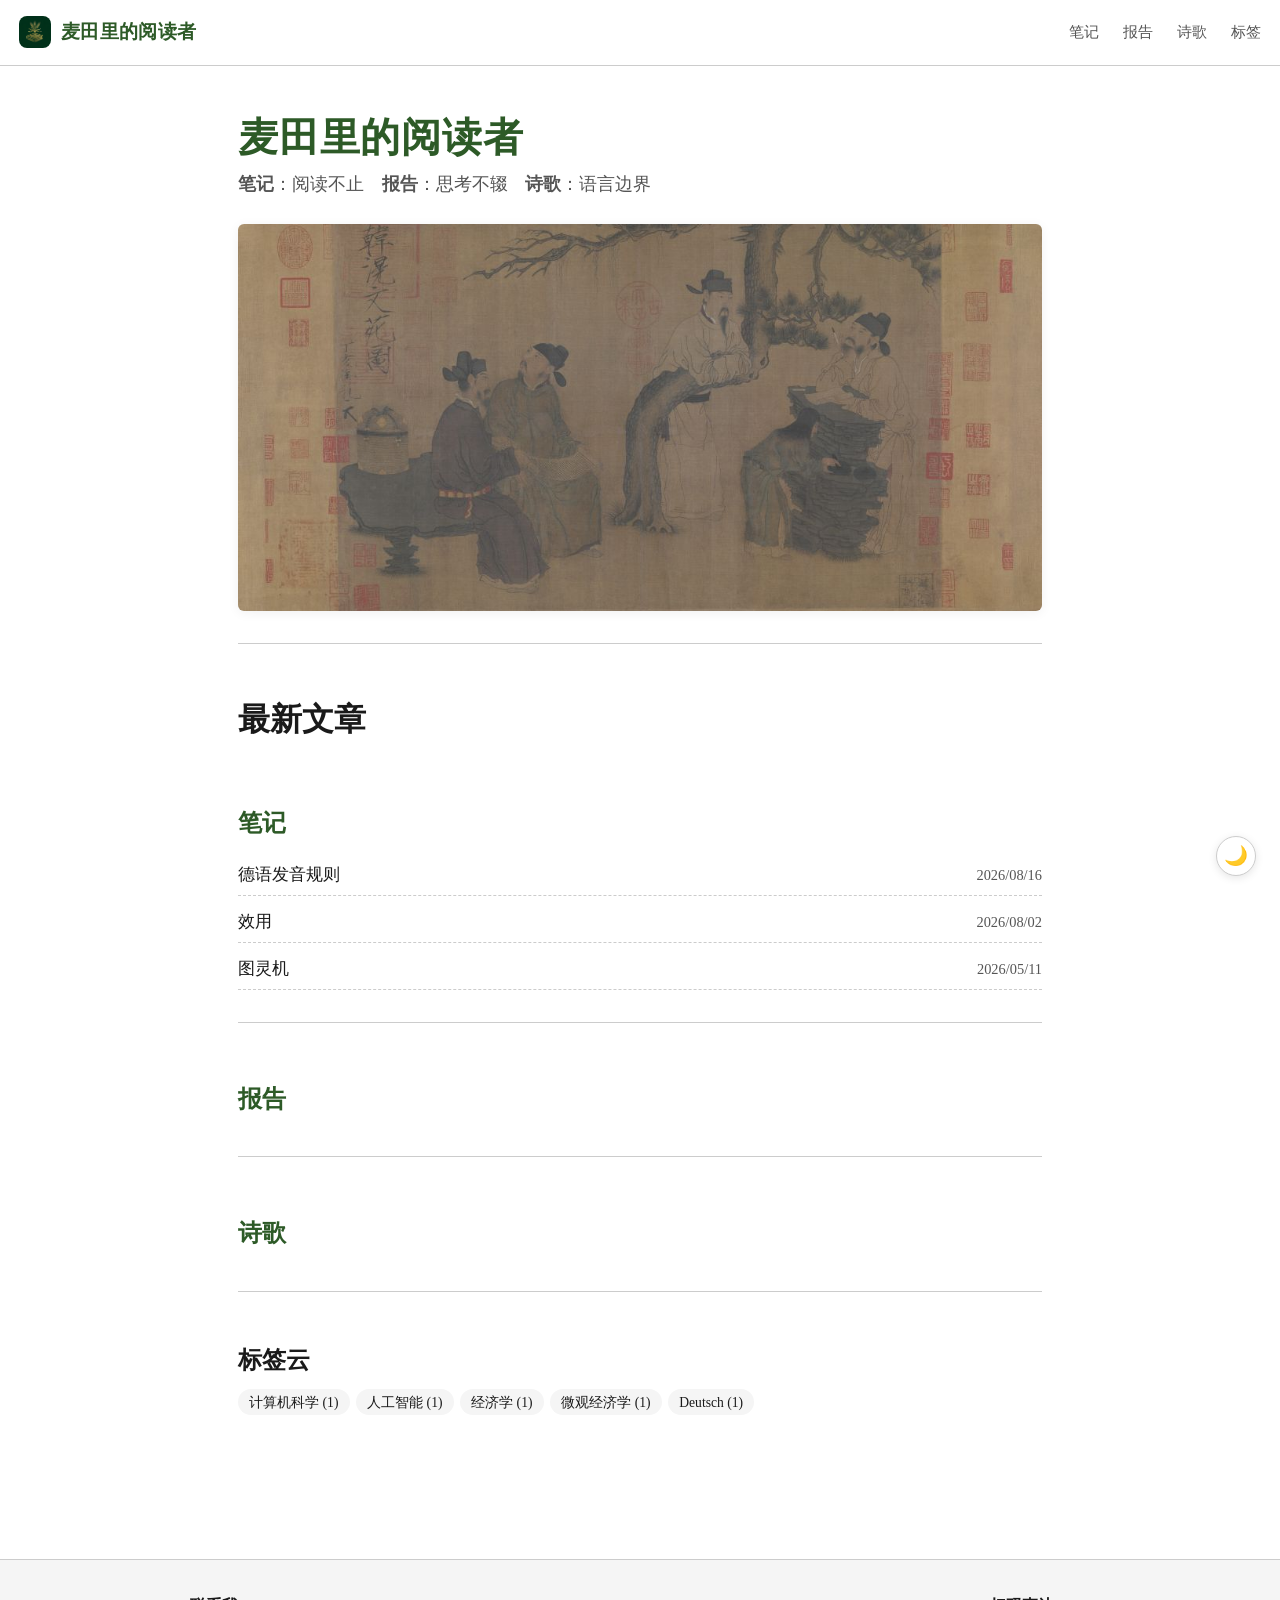
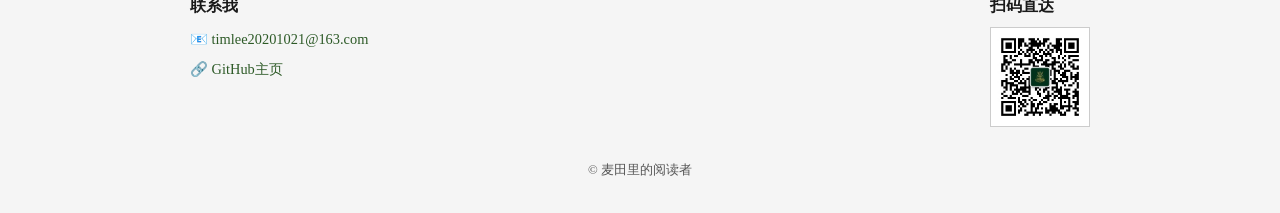
<file: index.html>
<!DOCTYPE html>
<html lang="zh-CN">

<head>
  <meta charset="UTF-8">
  <meta name="viewport" content="width=device-width, initial-scale=1.0">
  <title>麦田里的阅读者</title>
  <link rel="stylesheet" href="css/style.css">
</head>

<body>
  <nav class="nav">
    <div class="nav-left">
      <div class="nav-icon">
        <img src="images/icon.jpg" alt="站点图标">
      </div>
      <a href="index.html" class="nav-title">麦田里的阅读者</a>
    </div>
    <div class="nav-links">
      <a href="notes/index.html">笔记</a>
      <a href="reports/index.html">报告</a>
      <a href="poems/index.html">诗歌</a>
      <a href="tags.html">标签</a>
    </div>
  </nav>

  <main class="container">
    <section class="hero">
      <div class="hero-text">
        <h1>麦田里的阅读者</h1>
        <p><b>笔记</b>：阅读不止&emsp;<b>报告</b>：思考不辍&emsp;<b>诗歌</b>：语言边界</p>
      </div>
      <div class="hero-image-wrapper">
        <img src="images/hero.jpg" alt="精选图片" class="hero-image">
      </div>
    </section>

    <h1>最新文章</h1>
    <div id="latest-posts"></div>
    <h2 style="margin-top:3rem;">标签云</h2>
    <div id="tag-cloud"></div>
  </main>

  <footer class="site-footer">
    <div class="footer-content">
      <div class="footer-section">
        <h3>联系我</h3>
        <p>📧 <a href="mailto:timlee20201021@163.com">timlee20201021@163.com</a></p>
        <p>🔗 <a href="https://github.com/TimLeeYao" target="_blank">GitHub主页</a></p>
      </div>
      <div class="footer-section">
        <h3>扫码直达</h3>
        <img src="images/qrcode.jpg" alt="QR Code" class="qr-code">
      </div>
    </div>
    <p class="copyright">© 麦田里的阅读者</p>
  </footer>

  <script src="js/articles.js"></script>
  <script>
    (function () {
      const articles = window.BLOG_ARTICLES;
      // function capitalize(s) { return s.charAt(0).toUpperCase() + s.slice(1); }
      function formatDate(d) {
        if (!d) return '';
        return new Date(d).toLocaleDateString('zh-CN', { year: 'numeric', month: '2-digit', day: '2-digit' });
      }

      // const categories = ['notes', 'reports', 'poems'];
      // const latestHTML = categories.map(cat => {
      //   const posts = articles
      //     .filter(a => a.category === cat)
      //     .sort((a, b) => new Date(b.date) - new Date(a.date))
      //     .slice(0, 3);
      //   return `
      //     <section class="category-section">
      //       <h2 class="category-title"><a href="${cat}/index.html">${capitalize(cat)}</a></h2>
      //       <ul class="post-list">
      //         ${posts.map(p => `
      //           <li>
      //             <a href="${p.url}" class="post-link">
      //               <span class="post-title">${p.title}</span>
      //               <span class="post-date">${formatDate(p.date)}</span>
      //             </a>
      //           </li>`).join('')}
      //       </ul>
      //       ${articles.filter(a => a.category === cat).length > 3
      //       ? `<a href="${cat}/index.html" class="view-all">查看全部 →</a>` : ''}
      //     </section>`;
      // }).join('');
      const categories = [
        { key: '笔记', folder: 'notes' },
        { key: '报告', folder: 'reports' },
        { key: '诗歌', folder: 'poems' }
      ];

      const latestHTML = categories.map(({ key, folder }) => {
        const posts = articles
          .filter(a => a.category === key)
          .sort((a, b) => new Date(b.date) - new Date(a.date))
          .slice(0, 3);
        return `
    <section class="category-section">
      <h2 class="category-title"><a href="${folder}/index.html">${key}</a></h2>
      <ul class="post-list">
        ${posts.map(p => `
          <li>
            <a href="${p.url}" class="post-link">
              <span class="post-title">${p.title}</span>
              <span class="post-date">${formatDate(p.date)}</span>
            </a>
          </li>`).join('')}
      </ul>
      ${articles.filter(a => a.category === key).length > 3
            ? `<a href="${folder}/index.html" class="view-all">查看全部 →</a>` : ''}
    </section>`;
      }).join('');
      document.getElementById('latest-posts').innerHTML = latestHTML;

      const tagCount = {};
      articles.forEach(a => a.tags.forEach(t => tagCount[t] = (tagCount[t] || 0) + 1));
      const tagHTML = Object.entries(tagCount)
        .sort(([, a], [, b]) => b - a)
        .map(([tag, count]) =>
          `<a href="tags.html?tag=${encodeURIComponent(tag)}" class="tag-item">${tag} (${count})</a>`
        ).join('');
      document.getElementById('tag-cloud').innerHTML = `<div class="tags">${tagHTML}</div>`;
    })();
  </script>
  <script src="js/theme.js"></script>
</body>

</html>
</file>
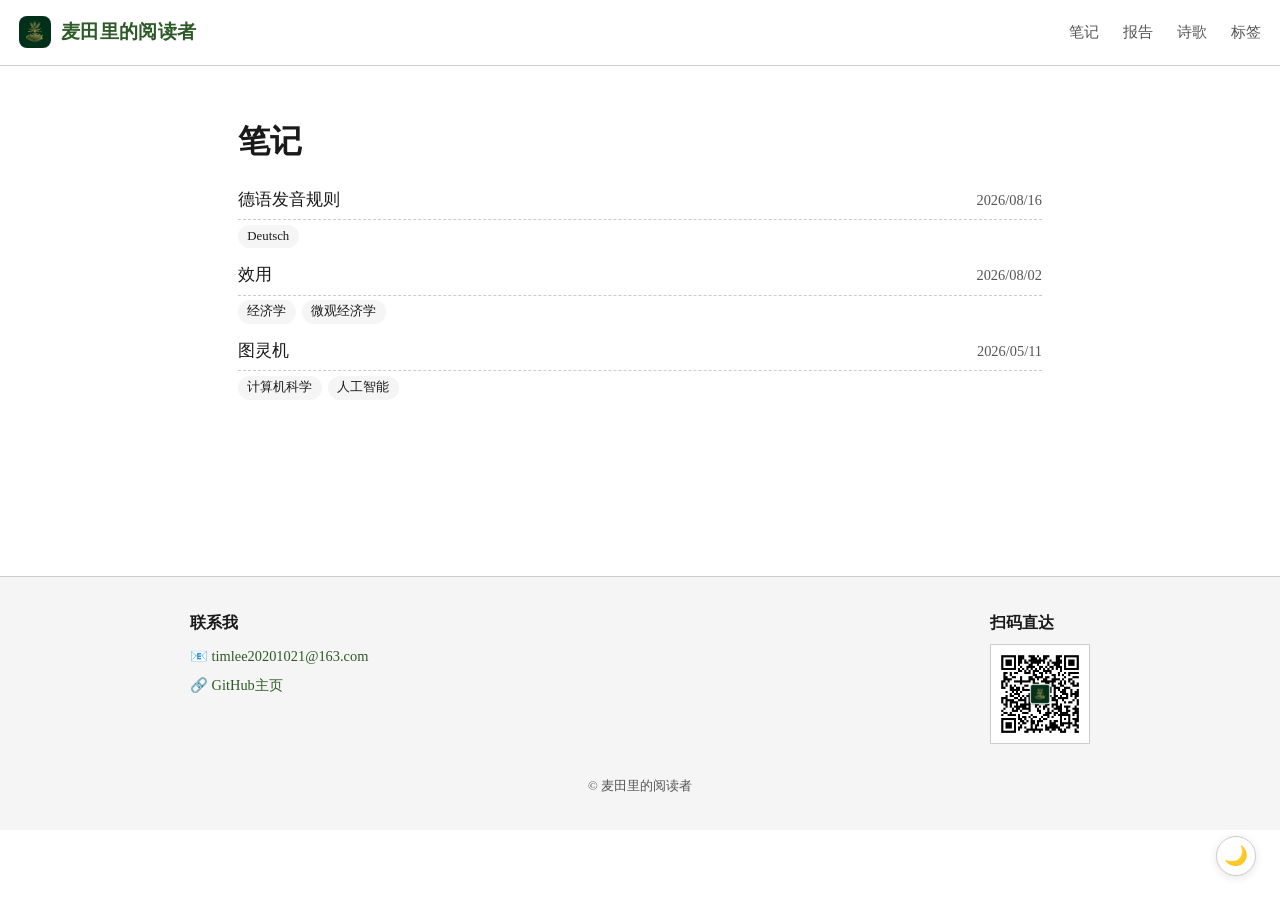
<file: notes/index.html>
<!DOCTYPE html>
<html lang="zh-CN">
<head>
  <meta charset="UTF-8">
  <meta name="viewport" content="width=device-width, initial-scale=1.0">
  <title>笔记 - 麦田里的阅读者</title>
  <link rel="stylesheet" href="../css/style.css">
</head>
<body>
  <nav class="nav">
    <div class="nav-left">
      <div class="nav-icon">
        <img src="../images/icon.jpg" alt="站点图标">
      </div>
      <a href="../index.html" class="nav-title">麦田里的阅读者</a>
    </div>
    <div class="nav-links">
      <a href="../notes/index.html">笔记</a>
      <a href="../reports/index.html">报告</a>
      <a href="../poems/index.html">诗歌</a>
      <a href="../tags.html">标签</a>
    </div>
  </nav>

  <main class="container">
    <h1>笔记</h1>
    <div id="post-list"></div>
    <div id="pagination" class="pagination"></div>
  </main>

  <footer class="site-footer">
    <div class="footer-content">
      <div class="footer-section">
        <h3>联系我</h3>
        <p>📧 <a href="mailto:timlee20201021@163.com">timlee20201021@163.com</a></p>
        <p>🔗 <a href="https://github.com/TimLeeYao" target="_blank">GitHub主页</a></p>
      </div>
      <div class="footer-section">
        <h3>扫码直达</h3>
        <img src="../images/qrcode.jpg" alt="QR Code" class="qr-code">
      </div>
    </div>
    <p class="copyright">© 麦田里的阅读者</p>
  </footer>

  <script src="../js/articles.js"></script>
  <script>
    (function() {
      const cat = '笔记';   // 对于 reports 改为 'reports'，poems 改为 'poems'
      document.title = '笔记 - 麦田里的阅读者';

      const articles = window.BLOG_ARTICLES
        .filter(a => a.category === cat)
        .sort((a, b) => new Date(b.date) - new Date(a.date));
      const perPage = 5;
      const params = new URLSearchParams(window.location.search);
      let page = parseInt(params.get('page')) || 1;
      const totalPages = Math.ceil(articles.length / perPage);
      if (page < 1) page = 1;
      if (page > totalPages) page = totalPages;
      const start = (page - 1) * perPage;
      const pagedArticles = articles.slice(start, start + perPage);

      document.getElementById('post-list').innerHTML = `
        <ul class="post-list">
          ${pagedArticles.map(p => `
            <li>
              <a href="../${p.url}" class="post-link">
                <span class="post-title">${p.title}</span>
                <span class="post-date">${formatDate(p.date)}</span>
              </a>
              <div class="article-tags">
                ${p.tags.map(t => `<a href="../tags.html?tag=${encodeURIComponent(t)}" class="tag-item small">${t}</a>`).join('')}
              </div>
            </li>`).join('')}
        </ul>`;

      if (totalPages > 1) {
        let pagHTML = '';
        for (let i = 1; i <= totalPages; i++) {
          if (i === page) {
            pagHTML += `<span class="current">${i}</span>`;
          } else {
            pagHTML += `<a href="?page=${i}">${i}</a>`;
          }
        }
        document.getElementById('pagination').innerHTML = pagHTML;
      }

      function formatDate(d) {
        if (!d) return '';
        return new Date(d).toLocaleDateString('zh-CN', { year:'numeric', month:'2-digit', day:'2-digit' });
      }
    })();
  </script>
  <script src="../js/theme.js"></script>
</body>
</html>
</file>
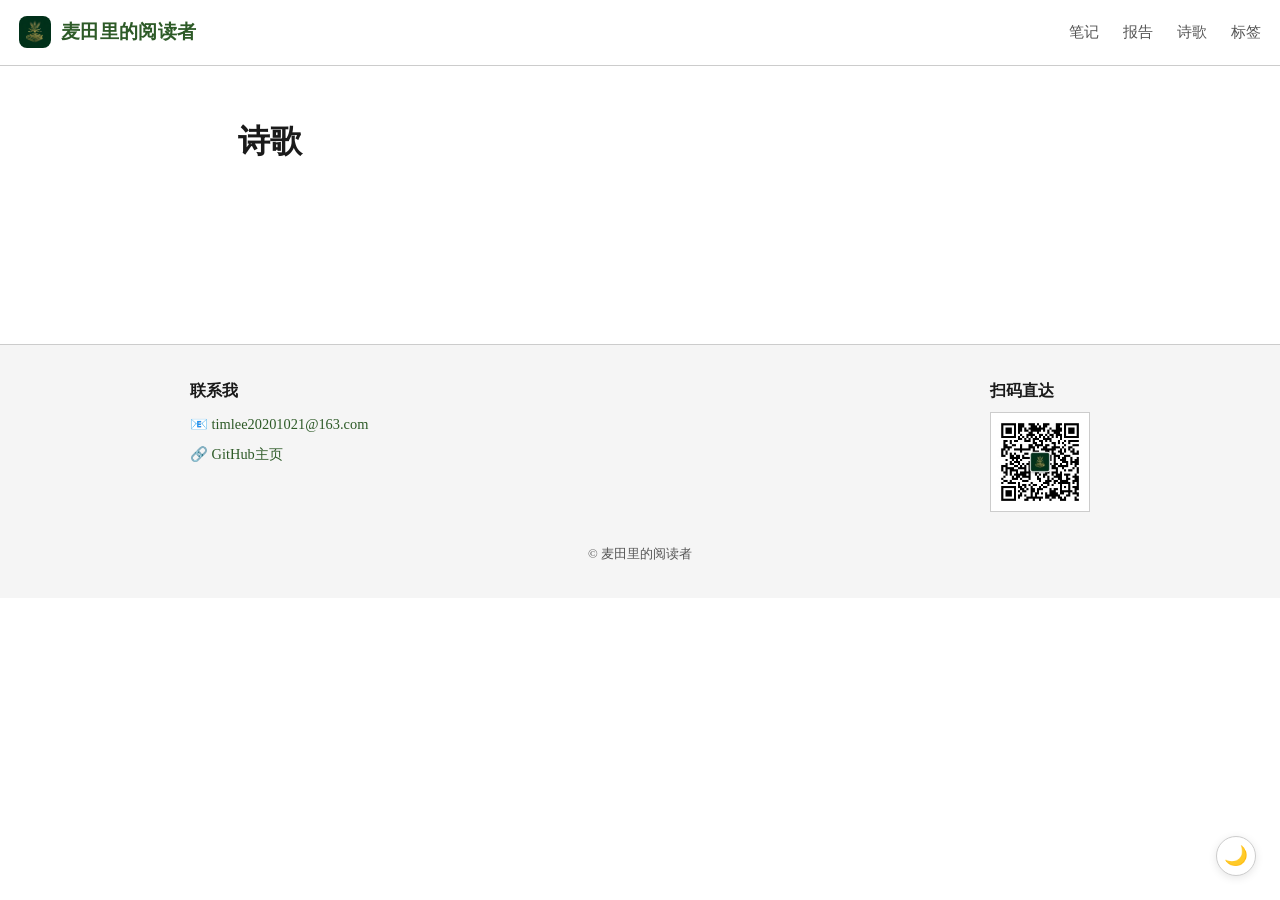
<file: poems/index.html>
<!DOCTYPE html>
<html lang="zh-CN">
<head>
  <meta charset="UTF-8">
  <meta name="viewport" content="width=device-width, initial-scale=1.0">
  <title>诗歌 - 麦田里的阅读者</title>
  <link rel="stylesheet" href="../css/style.css">
</head>
<body>
  <nav class="nav">
    <div class="nav-left">
      <div class="nav-icon">
        <img src="../images/icon.jpg" alt="站点图标">
      </div>
      <a href="../index.html" class="nav-title">麦田里的阅读者</a>
    </div>
    <div class="nav-links">
      <a href="../notes/index.html">笔记</a>
      <a href="../reports/index.html">报告</a>
      <a href="../poems/index.html">诗歌</a>
      <a href="../tags.html">标签</a>
    </div>
  </nav>

  <main class="container">
    <h1>诗歌</h1>
    <div id="post-list"></div>
    <div id="pagination" class="pagination"></div>
  </main>

  <footer class="site-footer">
    <div class="footer-content">
      <div class="footer-section">
        <h3>联系我</h3>
        <p>📧 <a href="mailto:timlee20201021@163.com">timlee20201021@163.com</a></p>
        <p>🔗 <a href="https://github.com/TimLeeYao" target="_blank">GitHub主页</a></p>
      </div>
      <div class="footer-section">
        <h3>扫码直达</h3>
        <img src="../images/qrcode.jpg" alt="QR Code" class="qr-code">
      </div>
    </div>
    <p class="copyright">© 麦田里的阅读者</p>
  </footer>

  <script src="../js/articles.js"></script>
  <script>
    (function() {
      const cat = '诗歌';   // 对于 reports 改为 'reports'，poems 改为 'poems'
      document.title = '诗歌 - 麦田里的阅读者';

      const articles = window.BLOG_ARTICLES
        .filter(a => a.category === cat)
        .sort((a, b) => new Date(b.date) - new Date(a.date));
      const perPage = 5;
      const params = new URLSearchParams(window.location.search);
      let page = parseInt(params.get('page')) || 1;
      const totalPages = Math.ceil(articles.length / perPage);
      if (page < 1) page = 1;
      if (page > totalPages) page = totalPages;
      const start = (page - 1) * perPage;
      const pagedArticles = articles.slice(start, start + perPage);

      document.getElementById('post-list').innerHTML = `
        <ul class="post-list">
          ${pagedArticles.map(p => `
            <li>
              <a href="../${p.url}" class="post-link">
                <span class="post-title">${p.title}</span>
                <span class="post-date">${formatDate(p.date)}</span>
              </a>
              <div class="article-tags">
                ${p.tags.map(t => `<a href="../tags.html?tag=${encodeURIComponent(t)}" class="tag-item small">${t}</a>`).join('')}
              </div>
            </li>`).join('')}
        </ul>`;

      if (totalPages > 1) {
        let pagHTML = '';
        for (let i = 1; i <= totalPages; i++) {
          if (i === page) {
            pagHTML += `<span class="current">${i}</span>`;
          } else {
            pagHTML += `<a href="?page=${i}">${i}</a>`;
          }
        }
        document.getElementById('pagination').innerHTML = pagHTML;
      }

      function formatDate(d) {
        if (!d) return '';
        return new Date(d).toLocaleDateString('zh-CN', { year:'numeric', month:'2-digit', day:'2-digit' });
      }
    })();
  </script>
  <script src="../js/theme.js"></script>
</body>
</html>
</file>
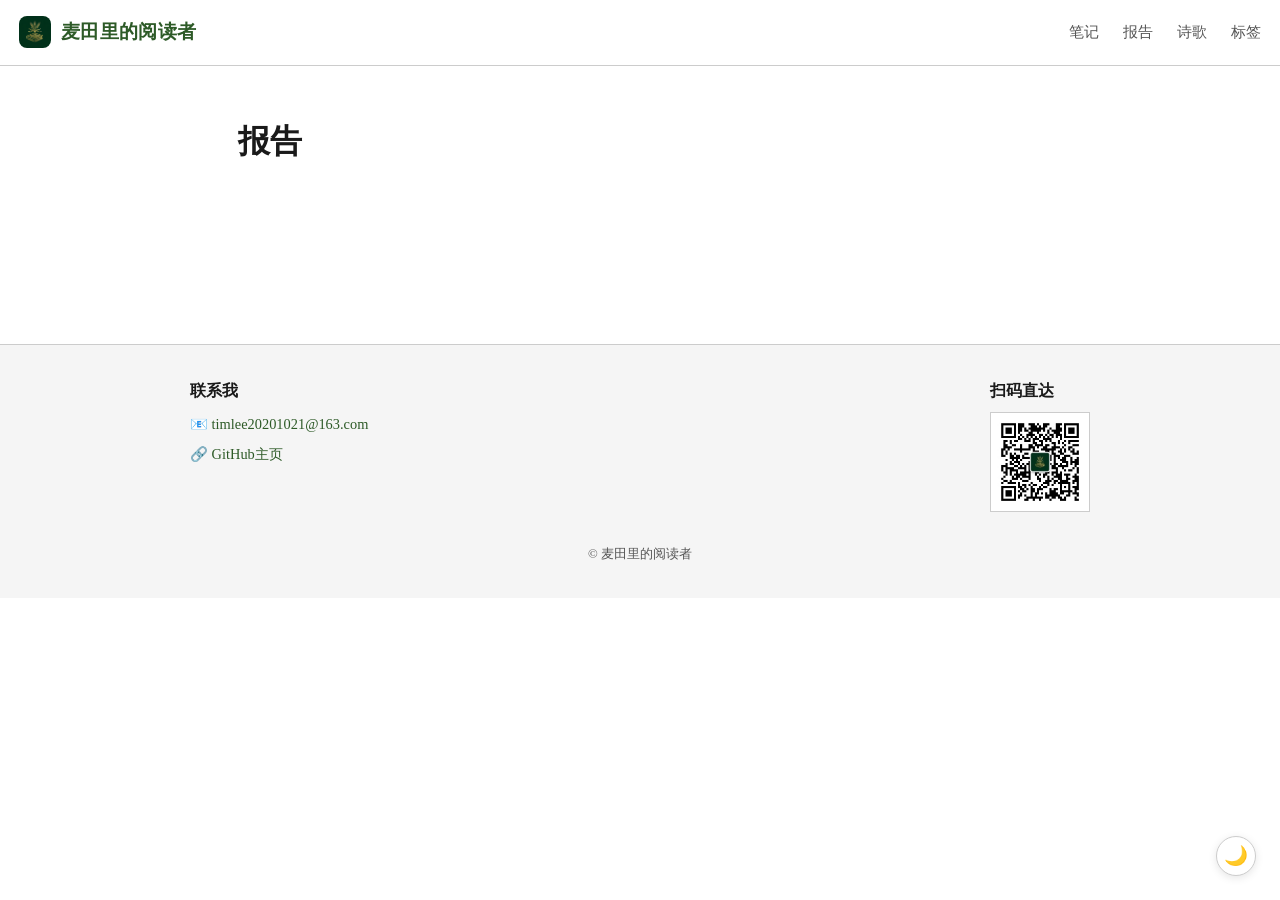
<file: reports/index.html>
<!DOCTYPE html>
<html lang="zh-CN">
<head>
  <meta charset="UTF-8">
  <meta name="viewport" content="width=device-width, initial-scale=1.0">
  <title>报告 - 麦田里的阅读者</title>
  <link rel="stylesheet" href="../css/style.css">
</head>
<body>
  <nav class="nav">
    <div class="nav-left">
      <div class="nav-icon">
        <img src="../images/icon.jpg" alt="站点图标">
      </div>
      <a href="../index.html" class="nav-title">麦田里的阅读者</a>
    </div>
    <div class="nav-links">
      <a href="../notes/index.html">笔记</a>
      <a href="../reports/index.html">报告</a>
      <a href="../poems/index.html">诗歌</a>
      <a href="../tags.html">标签</a>
    </div>
  </nav>

  <main class="container">
    <h1>报告</h1>
    <div id="post-list"></div>
    <div id="pagination" class="pagination"></div>
  </main>

  <footer class="site-footer">
    <div class="footer-content">
      <div class="footer-section">
        <h3>联系我</h3>
        <p>📧 <a href="mailto:timlee20201021@163.com">timlee20201021@163.com</a></p>
        <p>🔗 <a href="https://github.com/TimLeeYao" target="_blank">GitHub主页</a></p>
      </div>
      <div class="footer-section">
        <h3>扫码直达</h3>
        <img src="../images/qrcode.jpg" alt="QR Code" class="qr-code">
      </div>
    </div>
    <p class="copyright">© 麦田里的阅读者</p>
  </footer>

  <script src="../js/articles.js"></script>
  <script>
    (function() {
      const cat = '报告';   // 对于 reports 改为 'reports'，poems 改为 'poems'
      document.title = '报告 - 麦田里的阅读者';

      const articles = window.BLOG_ARTICLES
        .filter(a => a.category === cat)
        .sort((a, b) => new Date(b.date) - new Date(a.date));
      const perPage = 5;
      const params = new URLSearchParams(window.location.search);
      let page = parseInt(params.get('page')) || 1;
      const totalPages = Math.ceil(articles.length / perPage);
      if (page < 1) page = 1;
      if (page > totalPages) page = totalPages;
      const start = (page - 1) * perPage;
      const pagedArticles = articles.slice(start, start + perPage);

      document.getElementById('post-list').innerHTML = `
        <ul class="post-list">
          ${pagedArticles.map(p => `
            <li>
              <a href="../${p.url}" class="post-link">
                <span class="post-title">${p.title}</span>
                <span class="post-date">${formatDate(p.date)}</span>
              </a>
              <div class="article-tags">
                ${p.tags.map(t => `<a href="../tags.html?tag=${encodeURIComponent(t)}" class="tag-item small">${t}</a>`).join('')}
              </div>
            </li>`).join('')}
        </ul>`;

      if (totalPages > 1) {
        let pagHTML = '';
        for (let i = 1; i <= totalPages; i++) {
          if (i === page) {
            pagHTML += `<span class="current">${i}</span>`;
          } else {
            pagHTML += `<a href="?page=${i}">${i}</a>`;
          }
        }
        document.getElementById('pagination').innerHTML = pagHTML;
      }

      function formatDate(d) {
        if (!d) return '';
        return new Date(d).toLocaleDateString('zh-CN', { year:'numeric', month:'2-digit', day:'2-digit' });
      }
    })();
  </script>
  <script src="../js/theme.js"></script>
</body>
</html>
</file>
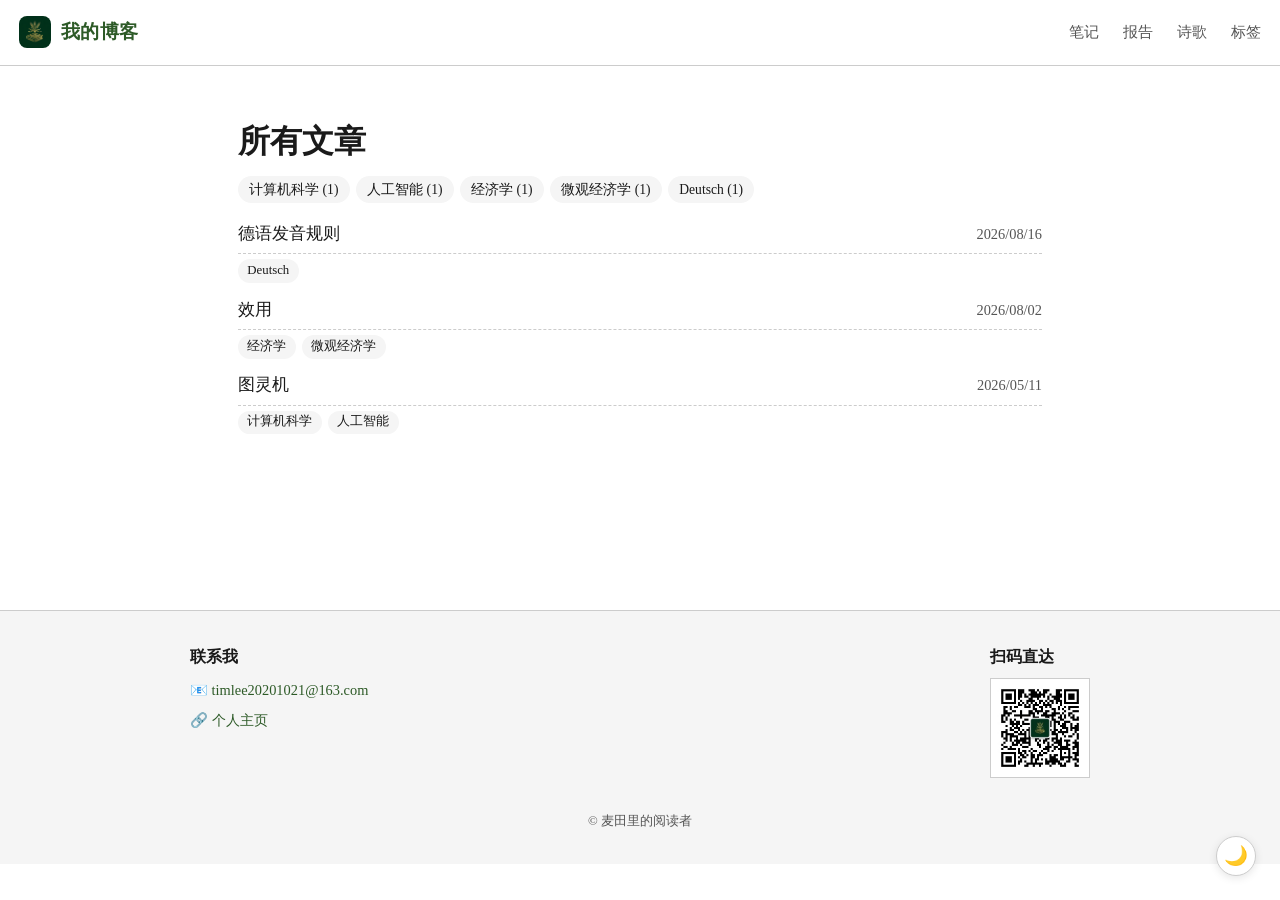
<file: tags.html>
<!DOCTYPE html>
<html lang="zh-CN">
<head>
  <meta charset="UTF-8">
  <meta name="viewport" content="width=device-width, initial-scale=1.0">
  <title>标签 - 我的博客</title>
  <link rel="stylesheet" href="css/style.css">
</head>
<body>
  <nav class="nav">
    <div class="nav-left">
      <div class="nav-icon">
        <img src="images/icon.jpg" alt="站点图标">
      </div>
      <a href="index.html" class="nav-title">我的博客</a>
    </div>
    <div class="nav-links">
      <a href="notes/index.html">笔记</a>
      <a href="reports/index.html">报告</a>
      <a href="poems/index.html">诗歌</a>
      <a href="tags.html">标签</a>
    </div>
  </nav>

  <main class="container">
    <h1 id="tag-heading">标签文章</h1>
    <div id="tag-cloud"></div>
    <div id="filtered-posts"></div>
    <div id="pagination" class="pagination"></div>
  </main>

  <footer class="site-footer">
    <div class="footer-content">
      <div class="footer-section">
        <h3>联系我</h3>
        <p>📧 <a href="mailto:timlee20201021@163.com">timlee20201021@163.com</a></p>
        <p>🔗 <a href="https://github.com/TimLeeYao" target="_blank">个人主页</a></p>
      </div>
      <div class="footer-section">
        <h3>扫码直达</h3>
        <img src="images/qrcode.jpg" alt="QR Code" class="qr-code">
      </div>
    </div>
    <p class="copyright">© 麦田里的阅读者</p>
  </footer>

  <script src="js/articles.js"></script>
  <script>
    (function() {
      const params = new URLSearchParams(window.location.search);
      const tagFilter = params.get('tag');
      const currentPage = parseInt(params.get('page')) || 1;
      const perPage = 5;
      const articles = window.BLOG_ARTICLES;

      function formatDate(d) {
        if (!d) return '';
        return new Date(d).toLocaleDateString('zh-CN', { year:'numeric', month:'2-digit', day:'2-digit' });
      }

      // 标签云
      const tagCount = {};
      articles.forEach(a => a.tags.forEach(t => tagCount[t] = (tagCount[t] || 0) + 1));
      const tagHTML = Object.entries(tagCount)
        .sort(([,a], [,b]) => b - a)
        .map(([tag, count]) => 
          `<a href="tags.html?tag=${encodeURIComponent(tag)}" class="tag-item ${tag === tagFilter ? 'active' : ''}">${tag} (${count})</a>`
        ).join('');
      document.getElementById('tag-cloud').innerHTML = `<div class="tags">${tagHTML}</div>`;

      // 文章过滤与分页
      let displayArticles;
      if (tagFilter) {
        document.getElementById('tag-heading').textContent = `标签: ${tagFilter}`;
        displayArticles = articles
          .filter(a => a.tags.includes(tagFilter))
          .sort((a, b) => new Date(b.date) - new Date(a.date));
      } else {
        document.getElementById('tag-heading').textContent = '所有文章';
        displayArticles = [...articles].sort((a, b) => new Date(b.date) - new Date(a.date));
      }

      const totalPages = Math.ceil(displayArticles.length / perPage);
      let page = currentPage;
      if (page < 1) page = 1;
      if (page > totalPages) page = totalPages;
      const start = (page - 1) * perPage;
      const paged = displayArticles.slice(start, start + perPage);

      document.getElementById('filtered-posts').innerHTML = displayArticles.length
        ? `<ul class="post-list">${paged.map(p => `
            <li>
              <a href="${p.url}" class="post-link">
                <span class="post-title">${p.title}</span>
                <span class="post-date">${formatDate(p.date)}</span>
              </a>
              <div class="article-tags">
                ${p.tags.map(t => `<a href="tags.html?tag=${encodeURIComponent(t)}" class="tag-item small">${t}</a>`).join('')}
              </div>
            </li>`).join('')}</ul>`
        : '<p>没有找到相关文章。</p>';

      // 分页器
      if (totalPages > 1) {
        let pagHTML = '';
        for (let i = 1; i <= totalPages; i++) {
          const href = tagFilter 
            ? `tags.html?tag=${encodeURIComponent(tagFilter)}&page=${i}` 
            : `tags.html?page=${i}`;
          if (i === page) {
            pagHTML += `<span class="current">${i}</span>`;
          } else {
            pagHTML += `<a href="${href}">${i}</a>`;
          }
        }
        document.getElementById('pagination').innerHTML = pagHTML;
      }
    })();
  </script>
  <script src="js/theme.js"></script>
</body>
</html>
</file>
<file: css/style.css>
/* ===== 学术风格变量（浅色） ===== */
/* :root {
  --c-accent: #2d5a27;
  --c-gold: #b8943c;
  --c-bg: #ffffff;
  --c-bg-soft: #f5f5f5;
  --c-text: #1a1a1a;
  --c-text-light: #555;
  --c-border: #ccc;
  --c-code-bg: #f4f4f4;
  --font-serif: 'Georgia', 'Times New Roman', serif;
  --font-sans: -apple-system, BlinkMacSystemFont, 'Segoe UI', Roboto, Helvetica, Arial, sans-serif;
  --max-width: 750px;
  --line-height: 1.7;
} */

:root {
  --c-accent: #2d5a27;
  --c-gold: #b8943c;
  --c-bg: #ffffff;
  --c-bg-soft: #f5f5f5;
  --c-text: #1a1a1a;
  --c-text-light: #555;
  --c-border: #ccc;
  --c-code-bg: #f4f4f4;
  /* --font-serif: 'Source Han Serif SC', 'Noto Serif CJK SC', 'STSong', 'SimSun', 'Songti SC', 'NSimSun', 'FangSong', 'KaiTi', 'Georgia', 'Times New Roman', serif;
  --font-sans: 'Source Han Sans SC', 'Noto Sans CJK SC', 'PingFang SC', 'Microsoft YaHei', 'Hiragino Sans GB', 'Heiti SC', -apple-system, BlinkMacSystemFont, 'Segoe UI', Roboto, Helvetica, Arial, sans-serif; */
  --font-serif: 'Times New Roman', 'Georgia', 'Source Han Serif SC', 'Noto Serif CJK SC', 'STSong', 'SimSun', 'Songti SC', 'NSimSun', 'FangSong', 'KaiTi', serif;
  --font-sans: 'Times New Roman', -apple-system, BlinkMacSystemFont, 'Segoe UI', Roboto, Helvetica, Arial, 'Source Han Sans SC', 'Noto Sans CJK SC', 'PingFang SC', 'Microsoft YaHei', 'Hiragino Sans GB', 'Heiti SC', sans-serif;
  --max-width: 800px;
  --line-height: 1.7;
}

/* ===== 深色模式变量 ===== */
body.dark {
  --c-bg: #1a1a1a;
  --c-bg-soft: #2a2a2a;
  --c-text: #e0e0e0;
  --c-text-light: #aaa;
  --c-border: #444;
  --c-code-bg: #2a2a2a;
  --c-accent: #4a7c3f;       /* 深色下稍亮一点的绿 */
  --c-gold: #d4af37;
}

* {
  box-sizing: border-box;
  margin: 0;
  padding: 0;
}

body {
  font-family: var(--font-serif);
  color: var(--c-text);
  background: var(--c-bg);
  line-height: var(--line-height);
  -webkit-font-smoothing: antialiased;
  transition: background 0.2s, color 0.2s;
}

.container {
  max-width: var(--max-width);
  margin: 0 auto;
  padding: 2rem 1.2rem 4rem;
}

/* ===== 导航栏 – 响应式 ===== */
.nav {
  display: flex;
  justify-content: space-between;
  align-items: center;
  flex-wrap: wrap;
  padding: 1rem 1.2rem;
  border-bottom: 1px solid var(--c-border);
  background: var(--c-bg);
  position: sticky;
  top: 0;
  z-index: 10;
  font-family: var(--font-sans);
  gap: 0.8rem;
}

.nav-title {
  font-weight: 700;
  font-size: 1.2rem;
  color: var(--c-accent);
  text-decoration: none;
  letter-spacing: 0.02em;
  white-space: nowrap;
}

.nav-links {
  display: flex;
  flex-wrap: wrap;
  gap: 0.8rem 1.5rem;
}

.nav-links a {
  text-decoration: none;
  color: var(--c-text-light);
  font-weight: 500;
  font-size: 0.95rem;
  transition: color 0.15s;
  white-space: nowrap;
}

.nav-links a:hover {
  color: var(--c-accent);
}

@media (max-width: 600px) {
  .nav {
    padding: 0.8rem 1rem;
  }
  .nav-title {
    font-size: 1.1rem;
  }
  .nav-links {
    gap: 0.5rem 1rem;
  }
  .nav-links a {
    font-size: 0.85rem;
  }
}

@media (max-width: 900px) {
  .hero {
    gap: 1.5rem;
  }
  .hero-text h1 {
    font-size: 2rem;
  }
  .hero-text p {
    font-size: 1rem;
  }
}

/* ===== Hero 区（首页）标题在上，图片在下铺满 ===== */
.hero {
  display: flex;
  flex-direction: column;
  gap: 1.5rem;
  margin-bottom: 3rem;
  padding-bottom: 2rem;
  border-bottom: 1px solid var(--c-border);
}

.hero-text {
  text-align: left;
}

.hero-text h1 {
  font-size: 2.5rem;
  font-weight: 600;
  color: var(--c-accent);
  margin-bottom: 0.5rem;
  letter-spacing: 0.02em;
  line-height: 1.2;
}

.hero-text p {
  font-size: 1.1rem;
  color: var(--c-text-light);
  line-height: 1.7;
  max-width: 600px;
}

.hero-image-wrapper {
  width: 100%;
  overflow: hidden;
  border-radius: 6px;
  box-shadow: 0 2px 12px rgba(0,0,0,0.06);
  transition: transform 0.3s ease, box-shadow 0.3s ease;
}

.hero-image-wrapper:hover {
  transform: translateY(-2px);
  box-shadow: 0 4px 18px rgba(0,0,0,0.1);
}

.hero-image {
  width: 100%;
  height: auto;
  display: block;
  object-fit: cover;
  max-height: 400px;           /* 桌面端限制高度，保持比例 */
}

@media (max-width: 700px) {
  .hero-text h1 {
    font-size: 2rem;
  }
  .hero-text p {
    font-size: 1rem;
  }
  .hero-image {
    max-height: 250px;
  }
}

@media (max-width: 700px) {
  .hero {
    grid-template-columns: 1fr;
    gap: 1.2rem;
    text-align: center;
    padding-top: 0.5rem;
  }
  .hero-text p {
    max-width: 100%;
    margin: 0 auto;
  }
  .hero-image {
    max-height: 250px;
  }
}

/* ===== 首页分类区块 ===== */
.category-section {
  margin-top: 2rem;
  padding: 1.5rem 0;
  border-bottom: 1px solid var(--c-border);
}

.category-title a {
  color: var(--c-accent);
  text-decoration: none;
  font-size: 1.5rem;
  font-weight: 600;
  letter-spacing: 0.01em;
}

.category-title a:hover {
  color: var(--c-gold);
}

.post-list {
  list-style: none;
  margin-top: 0.8rem;
}

.post-list li {
  margin-bottom: 0.5rem;
}

.post-link {
  display: flex;
  justify-content: space-between;
  align-items: baseline;
  flex-wrap: wrap;
  text-decoration: none;
  padding: 0.3rem 0;
  border-bottom: 1px dashed var(--c-border);
  color: var(--c-text);
}

.post-link:hover .post-title {
  color: var(--c-accent);
}

.post-title {
  font-weight: 500;
  font-size: 1.05rem;
}

.post-date {
  color: var(--c-text-light);
  font-size: 0.9rem;
  font-family: var(--font-sans);
  white-space: nowrap;
  margin-left: 1rem;
}

.view-all {
  display: inline-block;
  margin-top: 0.8rem;
  font-size: 0.9rem;
  color: var(--c-accent);
  text-decoration: none;
  font-family: var(--font-sans);
}

.view-all:hover {
  color: var(--c-gold);
}

@media (max-width: 500px) {
  .post-link {
    flex-direction: column;
    align-items: flex-start;
    gap: 0.2rem;
  }
  .post-date {
    margin-left: 0;
    font-size: 0.8rem;
  }
}

/* ===== 标签云（药丸风格） ===== */
.tags {
  display: flex;
  flex-wrap: wrap;
  gap: 0.4rem;
  margin-top: 0.5rem;
}

.tag-item {
  background: var(--c-bg-soft);
  padding: 0.2em 0.75em;
  border-radius: 20px;
  font-size: 0.85rem;
  color: var(--c-text);
  text-decoration: none;
  border: 1px solid transparent;
  font-family: var(--font-sans);
  transition: all 0.15s;
  display: inline-block;
  line-height: 1.4;
}

.tag-item:hover,
.tag-item.active {
  background: var(--c-accent);
  color: #fff;
  border-color: var(--c-accent);
}

.tag-item.small {
  font-size: 0.8rem;
  padding: 0.15em 0.65em;
}

.article-tags {
  margin-top: 0.3rem;
  display: flex;
  flex-wrap: wrap;
  gap: 0.4rem;
}

/* ===== 文章页 ===== */
.article {
  padding-top: 2rem;
}

.back-link {
  display: inline-block;
  margin-bottom: 1.5rem;
  color: var(--c-accent);
  text-decoration: none;
  font-family: var(--font-sans);
  font-size: 0.9rem;
}

.back-link:hover {
  color: var(--c-gold);
}

.article-title {
  font-size: 2rem;
  font-weight: 600;
  margin-bottom: 0.4rem;
  line-height: 1.3;
  color: var(--c-text);
  word-break: break-word;
}

.article-meta {
  display: flex;
  align-items: baseline;
  flex-wrap: wrap;
  gap: 0.8rem 1rem;
  margin-bottom: 2rem;
  color: var(--c-text-light);
  font-family: var(--font-sans);
  font-size: 0.9rem;
  border-bottom: 1px solid var(--c-border);
  padding-bottom: 1rem;
}

.article-date {
  font-style: italic;
}

/* 正文学术排版 */
.content {
  font-family: var(--font-serif);
  line-height: 1.8;
  font-size: 1.05rem;
  color: var(--c-text);
  font-variant-ligatures: no-common-ligatures;
  hanging-punctuation: first;
}

.content h2 {
  font-size: 1.5rem;
  font-weight: 600;
  margin: 2rem 0 0.8rem;
  color: var(--c-text);
}

.content h3 {
  font-size: 1.25rem;
  margin: 1.6rem 0 0.6rem;
}

.content p {
  margin-bottom: 1.2rem;
  text-align: justify;
  hyphens: auto;
}

.content blockquote {
  margin: 1.5rem 0;
  padding: 0.8rem 1.2rem;
  border-left: 3px solid var(--c-accent);
  background: var(--c-bg-soft);
  font-style: italic;
  color: var(--c-text-light);
  overflow-wrap: break-word;
}

.content blockquote p {
  text-indent: 0;
}

.content ul, .content ol {
  margin: 1rem 0 1rem 1.8rem;
}

.content li {
  margin-bottom: 0.4rem;
}

.content pre {
  background: var(--c-code-bg);
  padding: 1rem 1.2rem;
  border: 1px solid var(--c-border);
  overflow-x: auto;
  font-family: 'Courier New', Courier, monospace;
  font-size: 0.9rem;
  line-height: 1.5;
  margin: 1.5rem 0;
  -webkit-overflow-scrolling: touch;
}

.content code {
  font-family: 'Courier New', Courier, monospace;
  background: var(--c-bg-soft);
  padding: 0.15em 0.4em;
  font-size: 0.9em;
  border-radius: 2px;
}

.content pre code {
  background: none;
  padding: 0;
}

.content a {
  color: var(--c-accent);
  text-decoration: none;
  border-bottom: 1px solid var(--c-gold);
}

.content a:hover {
  border-bottom-color: var(--c-accent);
}

.content img {
  display: block;
  max-width: 100%;
  height: auto;
  margin: 1.5rem auto;        /* 上下 1.5rem，左右自动居中 */
}

.kaiti {
  font-family: 'KaiTi', 'Source Han Serif SC', 'Noto Serif CJK SC', 'STSong', 'SimSun', 'Songti SC', 'NSimSun', 'FangSong', serif;
}

.kaitiB {
  font-family: 'Times New Roman', 'KaiTi', 'Source Han Serif SC', 'Noto Serif CJK SC', 'STSong', 'SimSun', 'Songti SC', 'NSimSun', 'FangSong', serif;
  font-weight: bold;
}

.comment {
  text-align:center;
  margin-top:0.5em;
  font-style:italic;
}

@media (max-width: 600px) {
  .container {
    padding: 1.5rem 1rem 3rem;
  }
  .article-title {
    font-size: 1.6rem;
  }
  .content {
    font-size: 1rem;
  }
  .content h2 {
    font-size: 1.3rem;
  }
  .content blockquote {
    margin: 1.2rem 0;
    padding: 0.6rem 1rem;
  }
  .content ul, .content ol {
    margin-left: 1.2rem;
  }
  .content p + p {
    text-indent: 1em;
  }
}

/* ===== 分页导航 ===== */
.pagination {
  margin-top: 2rem;
  display: flex;
  justify-content: center;
  flex-wrap: wrap;
  gap: 0.4rem;
  font-family: var(--font-sans);
}

.pagination a,
.pagination span {
  display: inline-block;
  padding: 0.3rem 0.8rem;
  border: 1px solid var(--c-border);
  border-radius: 3px;
  color: var(--c-text);
  text-decoration: none;
  font-size: 0.9rem;
  transition: all 0.15s;
  min-width: 2.2rem;
  text-align: center;
}

.pagination a:hover {
  background: var(--c-accent);
  color: #fff;
  border-color: var(--c-accent);
}

.pagination .current {
  background: var(--c-accent);
  color: #fff;
  border-color: var(--c-accent);
  font-weight: 600;
}

/* ===== 页脚 ===== */
.site-footer {
  margin-top: 4rem;
  padding: 2rem 1.2rem;
  border-top: 1px solid var(--c-border);
  font-family: var(--font-sans);
  color: var(--c-text-light);
  background: var(--c-bg-soft);
}

.footer-content {
  max-width: var(--max-width);
  margin: 0 auto;
  display: flex;
  justify-content: space-between;
  flex-wrap: wrap;
  gap: 2rem;
}

.footer-section h3 {
  font-size: 1rem;
  margin-bottom: 0.5rem;
  color: var(--c-text);
  font-weight: 600;
}

.footer-section p {
  margin: 0.3rem 0;
  font-size: 0.9rem;
}

.footer-section a {
  color: var(--c-accent);
  text-decoration: none;
}

.footer-section a:hover {
  color: var(--c-gold);
}

.qr-code {
  width: 100px;
  height: 100px;
  border: 1px solid var(--c-border);
  padding: 4px;
  background: #fff;
}

.copyright {
  text-align: center;
  margin-top: 1.5rem;
  font-size: 0.8rem;
  color: var(--c-text-light);
  max-width: var(--max-width);
  margin-left: auto;
  margin-right: auto;
}

@media (max-width: 600px) {
  .footer-content {
    flex-direction: column;
    gap: 1.5rem;
  }
  .qr-code {
    width: 80px;
    height: 80px;
  }
}

/* ===== 深色模式切换按钮 ===== */
#theme-toggle {
  position: fixed;
  bottom: 1.5rem;
  right: 1.5rem;
  background: var(--c-bg);
  border: 1px solid var(--c-border);
  color: var(--c-text);
  width: 2.5rem;
  height: 2.5rem;
  border-radius: 50%;
  display: flex;
  align-items: center;
  justify-content: center;
  cursor: pointer;
  box-shadow: 0 2px 8px rgba(0,0,0,0.1);
  z-index: 999;
  font-size: 1.2rem;
  transition: all 0.2s;
  -webkit-tap-highlight-color: transparent;
}

#theme-toggle:hover {
  border-color: var(--c-accent);
  color: var(--c-accent);
}

@media (max-width: 600px) {
  #theme-toggle {
    width: 2.2rem;
    height: 2.2rem;
    bottom: 1rem;
    right: 1rem;
    font-size: 1rem;
  }
}

/* ===== 通用工具 ===== */
img {
  max-width: 100%;
  height: auto;
}

@media (min-width: 1024px) {
  .container {
    /* padding: 3rem 2rem 5rem; */
    padding: 3rem 3rem 5rem;
  }
}

/* ===== 导航栏左侧 icon ===== */
.nav-left {
  display: flex;
  align-items: center;
  gap: 0.6rem;                   /* icon 和 标题之间的间距 */
}

.nav-icon {
  width: 2rem;
  height: 2rem;
  border-radius: 8px;
  overflow: hidden;            /* 确保图片在圆角内 */
  flex-shrink: 0;
}

.nav-icon img {
  width: 100%;
  height: 100%;
  object-fit: cover;           /* 图片填满整个方形，保持比例 */
  display: block;
}

/* 深色模式微调 */
body.dark .nav-icon {
  background: var(--c-gold);
  color: #1a1a1a;
}

/* ===== 学术风格表格 ===== */
.content table {
  margin: 1.8rem auto;               /* 居中 */
  border-collapse: collapse;
  font-size: 0.95rem;
  font-family: var(--font-serif);
  width: auto;                       /* 按内容宽度 */
  max-width: 100%;
  background: var(--c-bg);
}

.content th,
.content td {
  padding: 0.5rem 1rem;
  border-bottom: 1px solid var(--c-border);
  text-align: left;
}

.content thead th {
  border-bottom: 2px solid var(--c-accent);
  font-weight: 600;
  color: var(--c-accent);
  background: var(--c-bg-soft);
}

.content tbody tr:hover {
  background: var(--c-bg-soft);      /* 悬停浅色底 */
}

/* 小屏幕横向滚动 */
@media (max-width: 600px) {
  .content table {
    display: block;
    overflow-x: auto;
    white-space: nowrap;
  }
}

/* ========== 合并单元格 + 行边框强化 ========== */

/* ① 合并单元格自身：上下粗线（作为保底） */
.content th[rowspan],
.content td[rowspan] {
  border-top: 2px solid var(--c-accent) !important;
  border-bottom: 2px solid var(--c-accent) !important;
}

/* ② 合并起始行：整行所有单元格上边框 */
.content tr.row-start td,
.content tr.row-start th {
  border-top: 2px solid var(--c-accent) !important;
}

/* ③ 合并结束行：整行所有单元格下边框 */
.content tr.row-end td,
.content tr.row-end th {
  border-bottom: 2px solid var(--c-accent) !important;
}

/* ④ 表格最后一行：整行下边框（如果它已经是 row-end，会被覆盖，效果相同） */
.content tr.table-end td,
.content tr.table-end th {
  border-bottom: 2px solid var(--c-accent) !important;
}

/* ===== 学术表格标题 ===== */
.content caption {
  caption-side: top;
  text-align: center;
  font-weight: 600;
  font-size: 0.95rem;
  font-family: var(--font-sans);
  color: var(--c-text);
  margin-bottom: 0.5rem;
  padding-bottom: 0.4rem;
  /* border-bottom: 1px solid var(--c-border); */
}

/* ===== 横向滚动容器（居中兼容） ===== */
.content .scrollable-wrapper {
  width: fit-content;
  max-width: 100%;
  margin: 1.8rem auto;        /* 上下间距 + 水平居中 */
  overflow-x: auto;
  -webkit-overflow-scrolling: touch;
}

/* 内部表格不额外加外边距 */
.content .scrollable-wrapper > table {
  margin: 0;
}

/* 内部图片按原尺寸显示（包裹时才有滚动） */
.content .scrollable-wrapper > img {
  display: block;
  max-width: none;
  height: auto;
  margin: 0;
}

/* ===== 大屏幕宽度增强 ===== */
@media (min-width: 1200px) {
  :root {
    --max-width: 900px;
  }
  .container {
    padding-left: 3rem;
    padding-right: 3rem;
  }
}

/* ===== 文章页面布局：侧边目录 + 正文 ===== */

/* 目录展开/折叠按钮 */
.toc-toggle {
  display: inline-block;
  margin-left: 0.3rem;
  cursor: pointer;
  user-select: none;
  font-size: 0.8rem;
  color: var(--c-text-light);
  transition: transform 0.15s;
}

.toc-toggle.open {
  transform: rotate(90deg);
}

/* 子项容器（默认隐藏） */
.toc-children {
  display: none;
  padding-left: 1.2rem;
  border-left: 1px solid var(--c-border);
  margin-left: 0.5rem;
}

.toc-children.open {
  display: block;
}

/* 子项链接缩进 */
.toc-children a {
  font-size: 0.85rem;
  padding-left: 0;
}

/* h5、h6 更深缩进 （可选） */
.toc-children a.toc-h5 {
  padding-left: 0.5rem;
  font-size: 0.8rem;
}
.toc-children a.toc-h6 {
  padding-left: 1rem;
  font-size: 0.75rem;
}

/* ===== 悬浮侧边目录（不占文章空间） ===== */
.article-toc-float {
  position: fixed;
  left: max(1.5rem, calc((100% - 850px) / 2 - 240px));  /* 自适应左侧定位 */
  top: 7rem;
  width: 200px;
  max-height: calc(100vh - 9rem);
  overflow-y: auto;
  font-family: var(--font-sans);
  font-size: 0.85rem;
  line-height: 1.6;
  z-index: 100;
}

.article-toc-float .toc-title {
  font-weight: 600;
  margin-bottom: 0.5rem;
  color: var(--c-accent);
  font-size: 0.9rem;
  letter-spacing: 0.02em;
}

.article-toc-float a {
  display: block;
  text-decoration: none;
  color: var(--c-text-light);
  padding: 0.15rem 0;
  transition: color 0.15s;
  border-bottom: none;
}

.article-toc-float a:hover,
.article-toc-float a.active {
  color: var(--c-accent);
}

.article-toc-float a.active {
  font-weight: 500;
}

/* 子项缩进 */
.article-toc-float a.toc-h3 { padding-left: 0.8rem; }
.article-toc-float a.toc-h4 { padding-left: 1.6rem; }
.article-toc-float a.toc-h5 { padding-left: 2.4rem; font-size: 0.8rem; }
.article-toc-float a.toc-h6 { padding-left: 3.2rem; font-size: 0.75rem; }

/* 折叠按钮 */
.article-toc-float .toc-toggle {
  display: inline-block;
  margin-left: 0.3rem;
  cursor: pointer;
  user-select: none;
  font-size: 0.8rem;
  color: var(--c-text-light);
  transition: transform 0.15s;
  pointer-events: auto;
}

.article-toc-float .toc-toggle.open {
  transform: rotate(90deg);
}

/* 折叠子项容器 */
.article-toc-float .toc-children {
  display: none;
  padding-left: 0.5rem;
  border-left: 1px solid var(--c-border);
  margin-left: 0.5rem;
}

.article-toc-float .toc-children.open {
  display: block;
}

/* 移动端：目录回归到文章顶部流式布局 */
@media (max-width: 1150px) {
  .article-toc-float {
    position: static;
    width: 100%;
    max-height: none;
    overflow-y: visible;
    opacity: 1;
    pointer-events: auto;
    margin-bottom: 1.5rem;
    padding-bottom: 0.8rem;
    border-bottom: 1px solid var(--c-border);
  }
  .article-toc-float a { padding-left: 0; }
}

/* 修复目录跳转时标题被导航栏遮挡 */
.content h2,
.content h3,
.content h4,
.content h5,
.content h6 {
  scroll-margin-top: 5rem;   /* 与导航栏高度 + 留白匹配 */
}

/* ========== 摘要区域 ========== */
.article .summary {
  border-left: 3px solid var(--c-accent);
  background: var(--c-bg-soft);
  padding: 0.8rem 1.2rem;
  margin-bottom: 2rem;
  font-size: 0.95rem;
  color: var(--c-text);
  border-radius: 0 4px 4px 0;
}

.article .summary h2 {
  font-size: 1.1rem;
  font-weight: 600;
  margin: 0 0 0.5rem 0;
  color: var(--c-accent);
  border-bottom: none;
}

.article .summary p {
  margin: 0;
  text-indent: 0;
}

/* ========== 参考文献区域 ========== */
.article .references {
  margin-top: 3rem;
  padding-top: 1.5rem;
  border-top: 1px solid var(--c-border);
  font-size: 0.9rem;
}

.article .references h2 {
  font-size: 1.2rem;
  font-weight: 600;
  margin-bottom: 1rem;
  color: var(--c-accent);
  border-bottom: none;
}

.article .references ol,
.article .references ul {
  margin-left: 1.5rem;
  font-family: var(--font-sans);
}

.article .references li {
  margin-bottom: 0.4rem;
}

.article-toc-float a.toc-summary::before {
  content: "📄 ";
}
.article-toc-float a.toc-references::before {
  content: "📚 ";
}

/* 韦恩图容器 */
.venn {
  margin: 1.8rem auto;
  max-width: 100%;
  overflow-x: auto;
  display: flex;
  justify-content: center;
}

/* 韦恩图填充颜色（可自定义） */
.venn svg .venn-circle:nth-child(1) path {
  fill: var(--c-accent);
  opacity: 0.25;
}
.venn svg .venn-circle:nth-child(2) path {
  fill: var(--c-gold);
  opacity: 0.25;
}
.venn svg .venn-circle:nth-child(3) path {
  fill: #6b8e23; /* 第三个颜色，可调 */
  opacity: 0.25;
}

/* 深色模式适配 */
body.dark .venn svg .venn-circle:nth-child(1) path {
  fill: var(--c-accent);
}
body.dark .venn svg .venn-circle:nth-child(2) path {
  fill: var(--c-gold);
}
body.dark .venn svg .venn-circle:nth-child(3) path {
  fill: #8fbc8f;
}

.venn svg text {
  font-family: var(--font-sans) !important;
}

.venn {
  display: flex;
  justify-content: center;
  margin: 1.5rem 0;
}

/* ===== Mermaid 学术风格定制 ===== */

/* 容器居中（已有的话无需重复） */
.mermaid {
  display: flex;
  justify-content: center;
  margin: 1.8rem auto;
  max-width: 100%;
}

/* ---------- 节点矩形 ---------- */
.mermaid .node rect,
.mermaid .node circle,
.mermaid .node polygon,
.mermaid .node path[d*="M"] {
  fill: var(--c-bg-soft) !important;
  stroke: var(--c-accent) !important;
  stroke-width: 1.5px !important;
}

/* 节点圆角矩形的圆角 */
/* .mermaid .node rect {
  rx: 5 !important;
  ry: 5 !important;
} */

/* ---------- 节点文字 ---------- */
.mermaid .nodeLabel,
.mermaid .edgeLabel text,
.mermaid .label text,
.mermaid .node text {
  fill: var(--c-text) !important;
  color: var(--c-text) !important;
  font-family: var(--font-sans) !important;
  font-size: 13px !important;
  font-weight: 400 !important;
}

/* ---------- 连线 ---------- */
.mermaid .edgePath path {
  stroke: var(--c-border) !important;
  stroke-width: 1.2px !important;
}

/* 箭头 */
.mermaid .edgePath marker path {
  fill: var(--c-border) !important;
  stroke: var(--c-border) !important;
}

/* ---------- 思维导图特定样式 ---------- */
.mermaid .mindmap-node rect {
  fill: var(--c-bg-soft) !important;
  stroke: var(--c-accent) !important;
  stroke-width: 1.5px !important;
  rx: 6px !important;
}

.mermaid .mindmap-edge {
  stroke: var(--c-border) !important;
  stroke-width: 1.2px !important;
}

.mermaid .mindmap-node text {
  fill: var(--c-text) !important;
  font-family: var(--font-sans) !important;
  font-size: 13px !important;
}

/* ---------- 悬停效果 ---------- */
.mermaid .node:hover rect,
.mermaid .node:hover circle,
.mermaid .node:hover polygon,
.mermaid .mindmap-node:hover rect {
  fill: var(--c-gold) !important;
  stroke: var(--c-accent) !important;
  transition: fill 0.15s;
}

/* ---------- 图例、标题等 ---------- */
.mermaid .legend text,
.mermaid .titleText {
  fill: var(--c-text) !important;
  font-family: var(--font-serif) !important;
}
</file>
